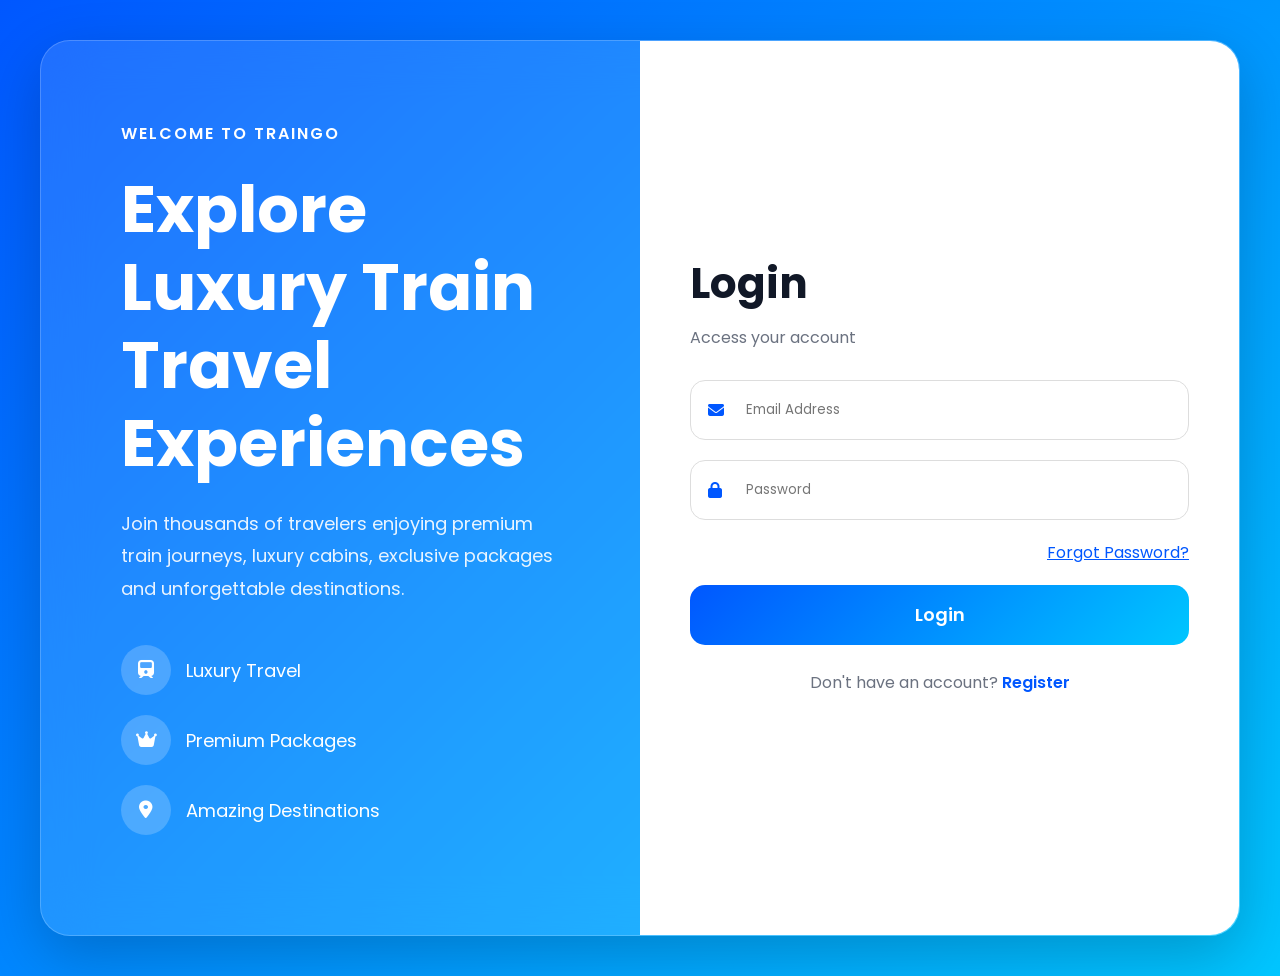
<file: login-register.html>
<!DOCTYPE html>
<html lang="en">

<head>

    <meta charset="UTF-8">

    <meta name="viewport" content="width=device-width, initial-scale=1.0">

    <title>
        TrainGo | Login & Register
    </title>

    <link rel="stylesheet" href="./assets/css/auth.css">

    <link rel="stylesheet" href="https://cdnjs.cloudflare.com/ajax/libs/font-awesome/6.5.1/css/all.min.css">

</head>

<body>

    <section class="auth-section">

        <div class="auth-container">

            <!-- ================= LEFT PANEL ================= -->

            <div class="auth-left">

                <div class="auth-content">

                    <span>
                        Welcome To TrainGo
                    </span>

                    <h1>

                        Explore Luxury
                        Train Travel
                        Experiences

                    </h1>

                    <p>

                        Join thousands of travelers enjoying
                        premium train journeys, luxury cabins,
                        exclusive packages and unforgettable
                        destinations.

                    </p>

                    <div class="auth-features">

                        <div>

                            <i class="fa-solid fa-train"></i>

                            Luxury Travel

                        </div>

                        <div>

                            <i class="fa-solid fa-crown"></i>

                            Premium Packages

                        </div>

                        <div>

                            <i class="fa-solid fa-location-dot"></i>

                            Amazing Destinations

                        </div>

                    </div>

                </div>

            </div>

            <!-- ================= RIGHT PANEL ================= -->

            <div class="auth-right">

                <div class="form-box">

                    <!-- ================= LOGIN FORM ================= -->

                    <div class="login-form active-form">

                        <h2>
                            Login
                        </h2>

                        <p>
                            Access your account
                        </p>

                        <form>

                            <div class="input-box">

                                <i class="fa-solid fa-envelope"></i>

                                <input type="email" placeholder="Email Address">

                            </div>

                            <div class="input-box">

                                <i class="fa-solid fa-lock"></i>

                                <input type="password" placeholder="Password">

                            </div>

                            <div class="extra-links">

                                <a href="#">
                                    Forgot Password?
                                </a>

                            </div>

                            <button type="submit">

                                Login

                            </button>

                        </form>

                        <div class="switch-form">

                            <p>

                                Don't have an account?

                                <span id="showRegister">

                                    Register

                                </span>

                            </p>

                        </div>

                    </div>

                    <!-- ================= REGISTER FORM ================= -->

                    <div class="register-form">

                        <h2>
                            Create Account
                        </h2>

                        <p>
                            Join TrainGo Today
                        </p>

                        <form>

                            <div class="input-box">

                                <i class="fa-solid fa-user"></i>

                                <input type="text" placeholder="Full Name">

                            </div>

                            <div class="input-box">

                                <i class="fa-solid fa-envelope"></i>

                                <input type="email" placeholder="Email Address">

                            </div>

                            <div class="input-box">

                                <i class="fa-solid fa-phone"></i>

                                <input type="text" placeholder="Contact Number">

                            </div>

                            <div class="input-box">

                                <i class="fa-solid fa-city"></i>

                                <input type="text" placeholder="City">

                            </div>
                            <div class="input-box">

                                <i class="fa-solid fa-globe"></i>

                                <select>

                                    <option>
                                        Select Country
                                    </option>

                                    <option>
                                        India
                                    </option>

                                    <option>
                                        United States
                                    </option>

                                    <option>
                                        Canada
                                    </option>

                                    <option>
                                        Australia
                                    </option>

                                    <option>
                                        United Kingdom
                                    </option>

                                </select>

                            </div>

                            <div class="input-box">

                                <i class="fa-solid fa-location-dot"></i>

                                <input type="text" placeholder="Pincode">

                            </div>

                            <div class="input-box">

                                <i class="fa-solid fa-lock"></i>

                                <input type="password" placeholder="Password">

                            </div>

                            <div class="input-box">

                                <i class="fa-solid fa-lock"></i>

                                <input type="password" placeholder="Confirm Password">

                            </div>

                            <button type="submit">

                                Register

                            </button>

                        </form>

                        <div class="switch-form">

                            <p>

                                Already have an account?

                                <span id="showLogin">

                                    Login

                                </span>

                            </p>

                        </div>

                    </div>

                </div>

            </div>

        </div>

    </section>

    <script src="./assets/js/auth.js"></script>

</body>

</html>
</file>
<file: assets/css/auth.css>
/* =========================
   GOOGLE FONT
========================= */

@import url('https://fonts.googleapis.com/css2?family=Poppins:wght@300;400;500;600;700;800&display=swap');


/* =========================
   RESET
========================= */

* {
    margin: 0;
    padding: 0;
    box-sizing: border-box;
    font-family: 'Poppins', sans-serif;
}

body {

    min-height: 100vh;

    display: flex;

    justify-content: center;

    align-items: center;

    background:
        linear-gradient(135deg,
            #0057ff,
            #00c6ff);

    overflow: hidden;

}


/* =========================
   MAIN SECTION
========================= */

.auth-section {

    width: 100%;

    min-height: 100vh;

    display: flex;

    justify-content: center;

    align-items: center;

    padding: 40px;

}


/* =========================
   CONTAINER
========================= */

.auth-container {

    width: 1400px;

    max-width: 100%;

    min-height: 800px;

    background:
        rgba(255, 255, 255, .12);

    backdrop-filter: blur(25px);

    border:
        1px solid rgba(255, 255, 255, .2);

    border-radius: 30px;

    overflow: hidden;

    display: grid;

    grid-template-columns:
        1fr 1fr;

    box-shadow:
        0 20px 60px rgba(0, 0, 0, .2);

}


/* =========================
   LEFT SIDE
========================= */

.auth-left {

    position: relative;

    padding: 80px;

    display: flex;

    align-items: center;

    color: #fff;

}

.auth-content span {

    text-transform: uppercase;

    letter-spacing: 2px;

    font-weight: 600;

}

.auth-content h1 {

    font-size: 65px;

    line-height: 1.2;

    margin: 25px 0;

}

.auth-content p {

    font-size: 18px;

    line-height: 1.8;

    opacity: .9;

}


/* =========================
   FEATURES
========================= */

.auth-features {

    margin-top: 40px;

}

.auth-features div {

    margin-bottom: 20px;

    display: flex;

    align-items: center;

    gap: 15px;

    font-size: 18px;

}

.auth-features i {

    width: 50px;

    height: 50px;

    border-radius: 50%;

    background:
        rgba(255, 255, 255, .2);

    display: flex;

    align-items: center;

    justify-content: center;

}

/* =========================
   RIGHT SIDE
========================= */

.auth-right {

    background: #fff;

    display: flex;

    justify-content: center;

    align-items: center;

    padding: 50px;

    position: relative;

}

.form-box {

    width: 100%;

    max-width: 500px;

    position: relative;

}


/* =========================
   FORMS
========================= */

.login-form,
.register-form {

    width: 100%;

    transition: .5s ease;

}

.register-form {

    display: none;

}

.active-form {

    display: block;

}

.form-box h2 {

    font-size: 42px;

    color: #111827;

    margin-bottom: 10px;

}

.form-box p {

    color: #6b7280;

    margin-bottom: 30px;

}


/* =========================
   INPUTS
========================= */

.input-box {

    position: relative;

    margin-bottom: 20px;

}

.input-box i {

    position: absolute;

    left: 18px;

    top: 50%;

    transform: translateY(-50%);

    color: #0057ff;

}

.input-box input,
.input-box select {

    width: 100%;

    height: 60px;

    border: 1px solid #ddd;

    border-radius: 15px;

    padding-left: 55px;

    outline: none;

    transition: .3s;

}

.input-box input:focus,
.input-box select:focus {

    border-color: #0057ff;

}


/* =========================
   BUTTON
========================= */

.form-box button {

    width: 100%;

    height: 60px;

    border: none;

    border-radius: 15px;

    background:
        linear-gradient(135deg,
            #0057ff,
            #00c6ff);

    color: #fff;

    font-size: 18px;

    font-weight: 600;

    cursor: pointer;

    transition: .4s;

}

.form-box button:hover {

    transform: translateY(-3px);

}


/* =========================
   LINKS
========================= */

.extra-links {

    display: flex;

    justify-content: flex-end;

    margin-bottom: 20px;

}

.extra-links a {

    color: #0057ff;

}

.switch-form {

    margin-top: 25px;

    text-align: center;

}

.switch-form span {

    color: #0057ff;

    cursor: pointer;

    font-weight: 600;

}

/* =========================
   ANIMATION CLASSES
========================= */

.slide-left {

    animation:
        slideLeft .5s ease;
}

.slide-right {

    animation:
        slideRight .5s ease;
}

@keyframes slideLeft {

    from {

        opacity: 0;
        transform:
            translateX(50px);

    }

    to {

        opacity: 1;
        transform:
            translateX(0);

    }

}

@keyframes slideRight {

    from {

        opacity: 0;
        transform:
            translateX(-50px);

    }

    to {

        opacity: 1;
        transform:
            translateX(0);

    }

}


/* =========================
   RESPONSIVE PREVIEW
========================= */

@media(max-width:992px) {

    .auth-container {

        grid-template-columns: 1fr;

    }

    .auth-left {

        display: none;

    }

    .auth-right {

        padding: 30px;

    }

}

@media(max-width:576px) {

    .form-box h2 {

        font-size: 32px;

    }

}

/* =========================
   INPUT ANIMATION
========================= */

.input-box {

    transition: .3s;

}


/* =========================
   FORM ANIMATION
========================= */

.login-form,
.register-form {

    animation:
        fadeIn .5s ease;

}

@keyframes fadeIn {

    from {

        opacity: 0;

        transform:
            translateY(20px);

    }

    to {

        opacity: 1;

        transform:
            translateY(0);

    }

}
</file>
